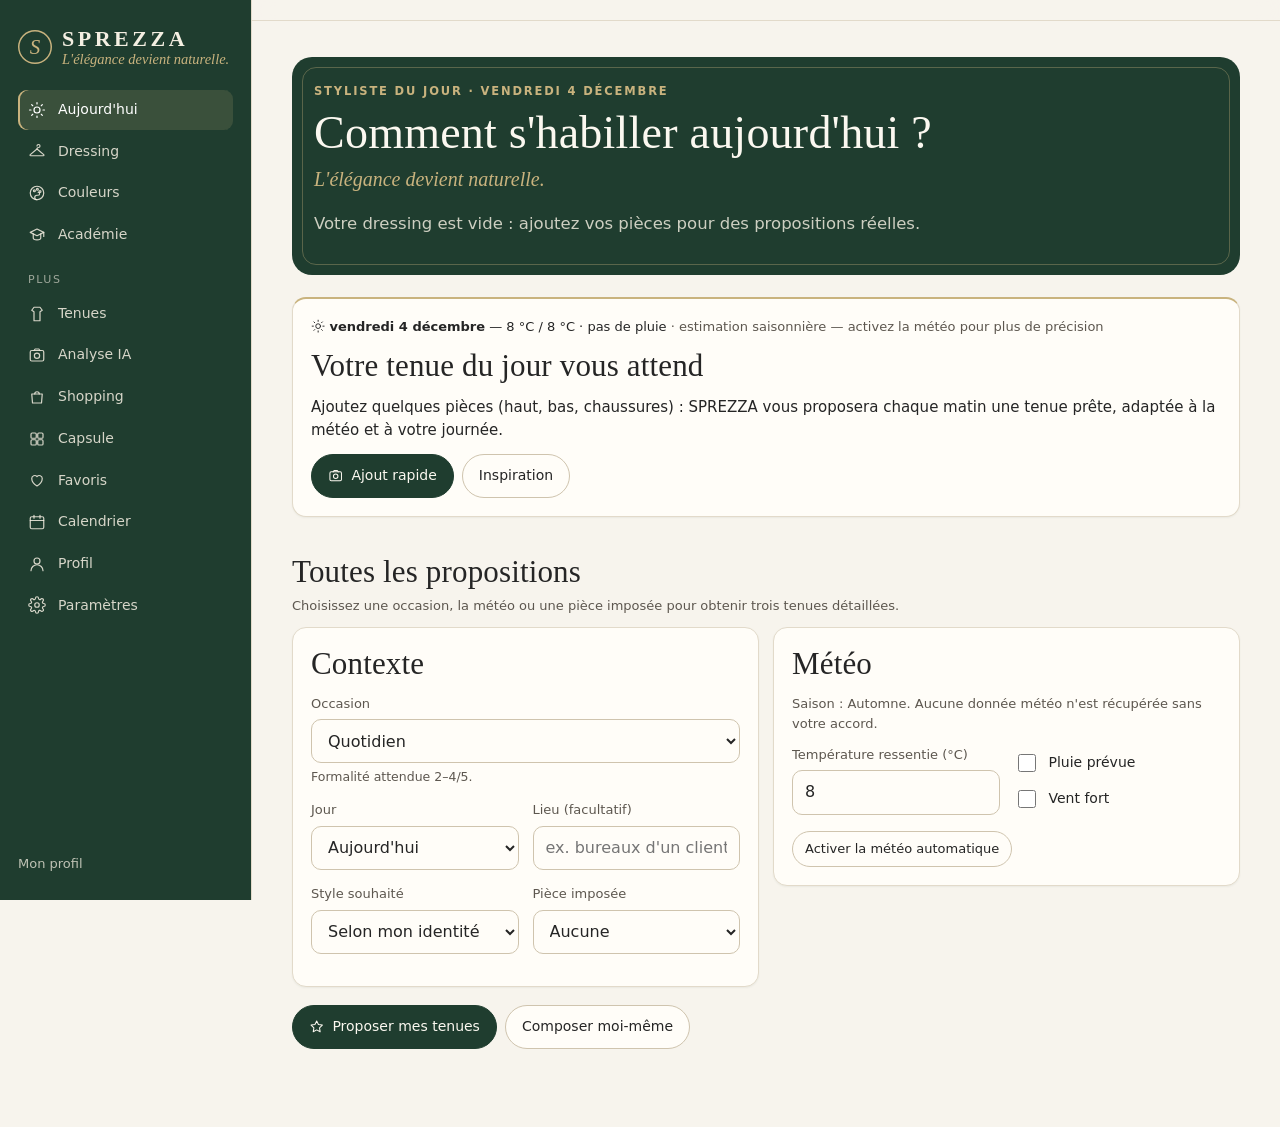
<file: index.html>
<!doctype html>
<html lang="fr">
<head>
  <meta charset="utf-8">
  <meta name="viewport" content="width=device-width, initial-scale=1, viewport-fit=cover">
  <meta http-equiv="Content-Security-Policy" content="default-src 'self'; script-src 'self' https://accounts.google.com; style-src 'self' 'unsafe-inline' https://fonts.googleapis.com https://accounts.google.com; font-src 'self' https://fonts.gstatic.com; img-src 'self' blob: data: https://images.pexels.com https://images.unsplash.com https://wsrv.nl; connect-src 'self' https://api.open-meteo.com https://geocoding-api.open-meteo.com https://*.supabase.co https://api.pexels.com https://api.unsplash.com https://r.jina.ai https://wsrv.nl https://www.googleapis.com https://accounts.google.com https://oauth2.googleapis.com; worker-src 'self'; frame-src 'self' https://accounts.google.com; manifest-src 'self'; base-uri 'self'; form-action 'self'; object-src 'none'">
  <meta name="referrer" content="no-referrer">
  <title>SPREZZA — Mon styliste personnel</title>
  <meta name="description" content="SPREZZA — L'élégance devient naturelle. Dressing numérique, styliste du jour, couleurs et académie de l'élégance.">
  <meta name="theme-color" content="#1F3D2F">
  <meta name="apple-mobile-web-app-capable" content="yes">
  <meta name="mobile-web-app-capable" content="yes">
  <meta name="apple-mobile-web-app-status-bar-style" content="black-translucent">
  <meta name="apple-mobile-web-app-title" content="SPREZZA">
  <link rel="manifest" href="manifest.webmanifest">
  <link rel="icon" href="assets/icons/icon.svg" type="image/svg+xml">
  <link rel="apple-touch-icon" href="assets/icons/apple-touch-icon.png">
  <link rel="preconnect" href="https://fonts.googleapis.com">
  <link rel="preconnect" href="https://fonts.gstatic.com" crossorigin>
  <link rel="stylesheet" href="https://fonts.googleapis.com/css2?family=Cormorant+Garamond:ital,wght@0,400;0,500;0,600;1,400&family=Inter:wght@400;500;600&display=swap">
  <link rel="stylesheet" href="src/styles.css">
</head>
<body>
  <a class="skip-link" href="#main">Aller au contenu</a>
  <div class="app-shell">
    <aside class="sidebar" aria-label="Navigation principale">
      <a class="brand" href="#/today">
        <span class="brand-mark" aria-hidden="true">S</span>
        <span class="brand-text"><span class="brand-name">SPREZZA</span><span class="brand-tag">L'élégance devient naturelle.</span></span>
      </a>
      <nav id="side-nav"></nav>
      <div class="sidebar-foot" id="profile-switch"></div>
    </aside>
    <div class="main-col">
      <header class="topbar">
        <a class="brand brand-compact" href="#/today"><span class="brand-mark" aria-hidden="true">S</span><span class="brand-name">SPREZZA</span></a>
        <div class="topbar-actions" id="topbar-actions"></div>
      </header>
      <main id="main" tabindex="-1"></main>
    </div>
    <nav class="tabbar" id="tab-nav" aria-label="Navigation principale (mobile)"></nav>
  </div>
  <div id="modal-root"></div>
  <div id="toast-root" role="status" aria-live="polite"></div>
  <noscript><p class="noscript">SPREZZA nécessite JavaScript.</p></noscript>
  <script type="module" src="src/app.js"></script>
</body>
</html>
</file>
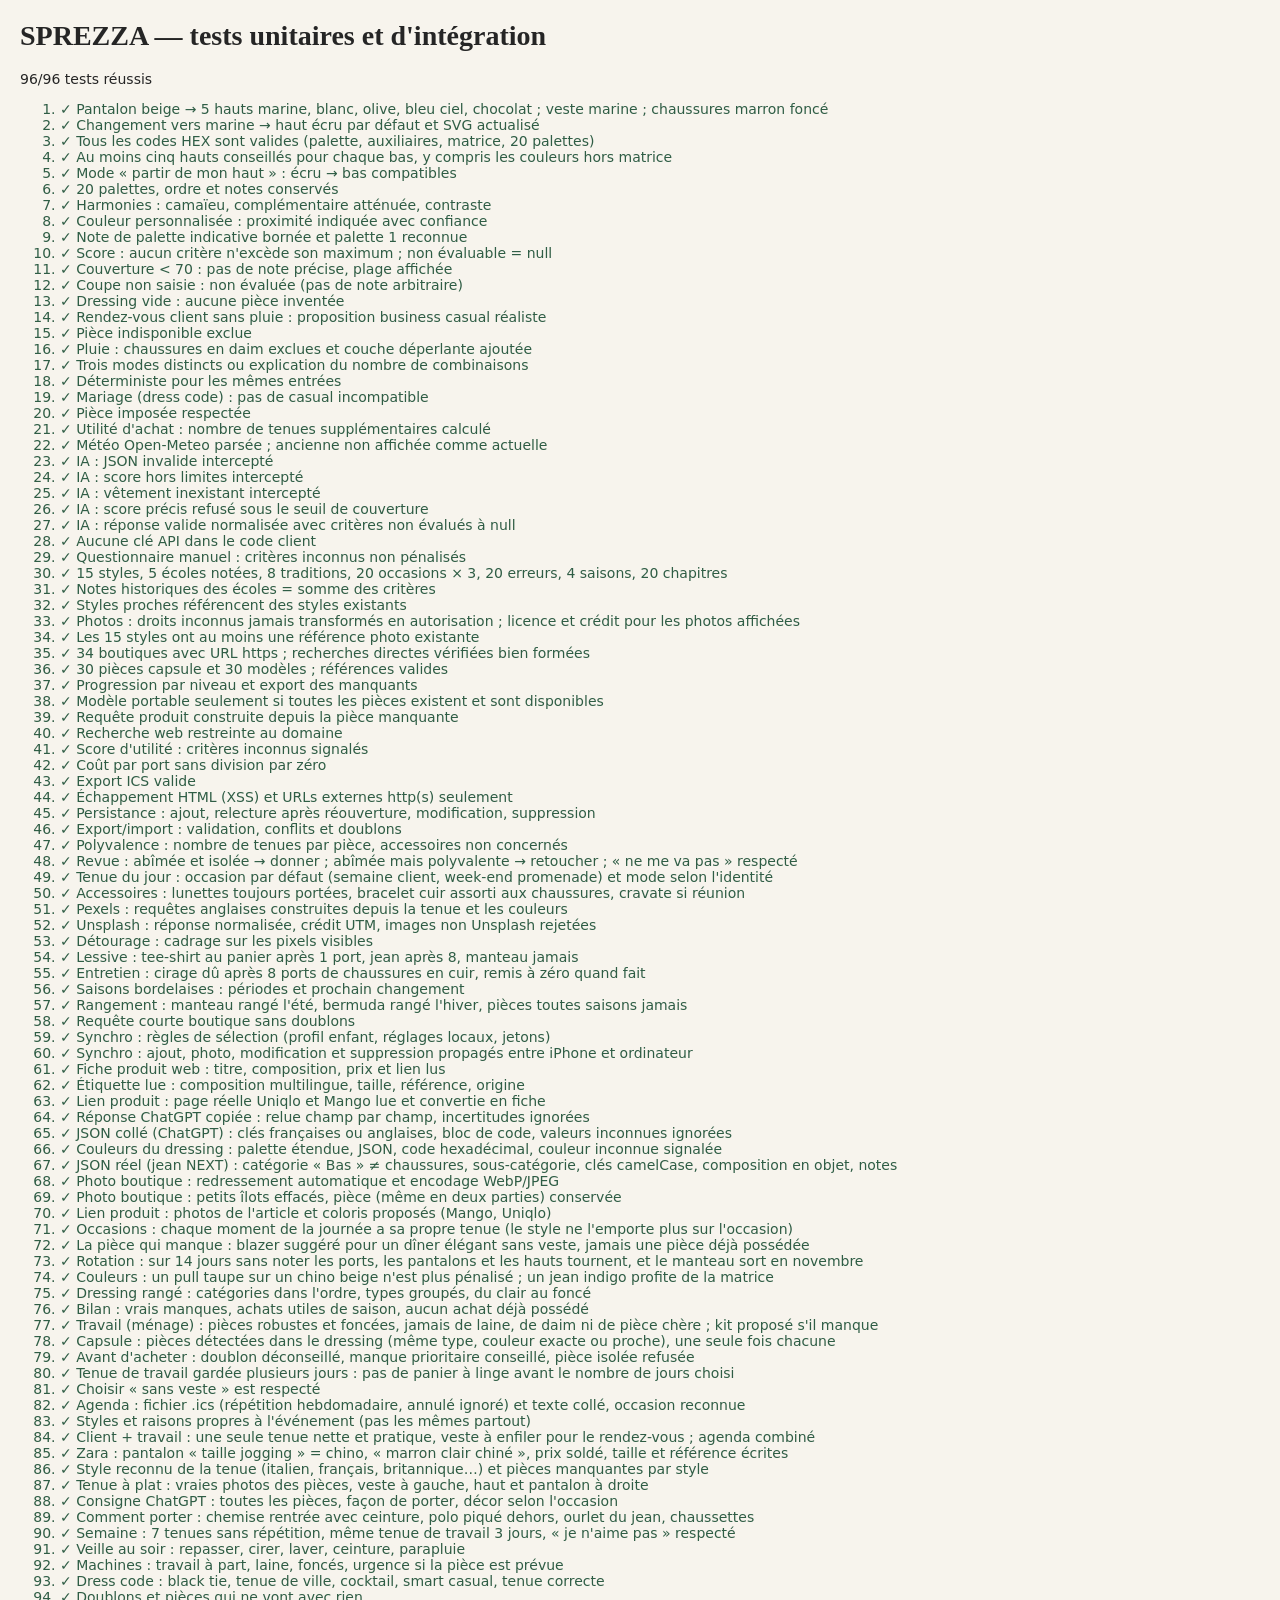
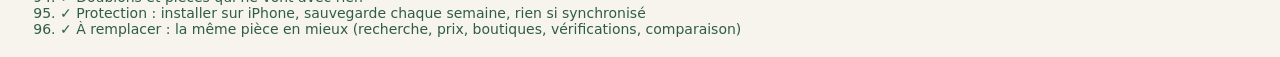
<file: tests/index.html>
<!doctype html>
<html lang="fr"><head><meta charset="utf-8"><meta name="viewport" content="width=device-width, initial-scale=1">
<title>SPREZZA — tests</title>
<style>body{font:14px system-ui;margin:20px;background:#F7F4ED;color:#252525}.ok{color:#2F5D45}.ko{color:#8E2F2F;font-weight:600}h1{font-family:Georgia,serif}pre{white-space:pre-wrap;font-size:12px}</style></head>
<body><h1>SPREZZA — tests unitaires et d'intégration</h1><p id="summary">Exécution…</p><ol id="out"></ol>
<script type="module" src="run.js"></script></body></html>
</file>
<file: src/styles.css>
/* SPREZZA — Quiet Luxury design system
   Vert forêt profond · or champagne · ivoire · Cormorant Garamond · Inter */
:root {
  --forest: #1F3D2F;
  --forest-2: #2C5240;
  --forest-soft: #E6ECE6;
  --champagne: #C9B37E;
  --champagne-soft: #EFE6CF;
  --champagne-ink: #75602F; /* texte or, contraste AA sur ivoire */
  --ivory: #F7F4ED;
  --surface: #FFFDF8;
  --surface-2: #F1ECE0;
  --line: #E2DACA;
  --line-strong: #CFC4AE;
  --text: #252525;
  --muted: #5D574F;
  --navy: #22344E;
  --chocolate: #563B2E;
  --taupe: #8F8176;
  --danger: #8E2F2F;
  --danger-soft: #F6E4E1;
  --ok: #2F5D45;
  --warn: #7A5A12;
  --warn-soft: #F7EED3;
  --radius: 14px;
  --radius-sm: 9px;
  --serif: "Cormorant Garamond", "Cormorant", Garamond, "Times New Roman", serif;
  --sans: "Inter", system-ui, -apple-system, "Segoe UI", Roboto, sans-serif;
  --shadow: 0 1px 2px rgba(31, 61, 47, .06);
  --tabbar-h: 64px;
  color-scheme: light;
}
:root[data-theme="dark"] {
  --forest: #8DB79F;
  --forest-2: #A9CBB7;
  --forest-soft: #22302A;
  --champagne: #CDB984;
  --champagne-soft: #3A3427;
  --champagne-ink: #D9C690;
  --ivory: #141716;
  --surface: #1C201E;
  --surface-2: #232825;
  --line: #333A36;
  --line-strong: #46504A;
  --text: #ECE8DF;
  --muted: #B5AEA2;
  --danger: #E59A8F;
  --danger-soft: #3A2421;
  --ok: #9CCBB0;
  --warn: #E5C77A;
  --warn-soft: #3A321F;
  color-scheme: dark;
}
*, *::before, *::after { box-sizing: border-box; }
html { -webkit-text-size-adjust: 100%; }
body {
  margin: 0; background: var(--ivory); color: var(--text);
  font-family: var(--sans); font-size: 15px; line-height: 1.55;
  overflow-x: hidden;
}
img { max-width: 100%; display: block; }
a { color: var(--forest); text-underline-offset: 3px; }
button, input, select, textarea { font: inherit; color: inherit; }
:focus-visible { outline: 2px solid var(--champagne-ink); outline-offset: 2px; border-radius: 4px; }
.skip-link { position: absolute; left: -999px; top: 8px; background: var(--forest); color: #fff; padding: 8px 12px; z-index: 100; border-radius: 8px; }
.skip-link:focus { left: 8px; }
.sr-only { position: absolute; width: 1px; height: 1px; overflow: hidden; clip: rect(0 0 0 0); white-space: nowrap; }
@media (prefers-reduced-motion: reduce) { * { transition: none !important; animation: none !important; scroll-behavior: auto !important; } }

/* Shell */
.app-shell { min-height: 100vh; display: flex; }
.sidebar { display: none; }
.main-col { flex: 1; min-width: 0; display: flex; flex-direction: column; }
.topbar {
  position: sticky; top: 0; z-index: 20; display: flex; align-items: center; justify-content: space-between;
  padding: calc(env(safe-area-inset-top) + 10px) 18px 10px; background: color-mix(in srgb, var(--ivory) 92%, transparent);
  backdrop-filter: blur(10px); -webkit-backdrop-filter: blur(10px); border-bottom: 1px solid var(--line);
}
main { padding: 20px 18px calc(var(--tabbar-h) + env(safe-area-inset-bottom) + 28px); max-width: 1120px; width: 100%; margin: 0 auto; }
main:focus { outline: none; }
.brand { display: flex; align-items: center; gap: 10px; text-decoration: none; color: var(--text); }
.brand-mark {
  width: 34px; height: 34px; border-radius: 50%; display: grid; place-items: center; flex: none;
  background: var(--forest); color: var(--champagne); font-family: var(--serif); font-size: 21px; font-style: italic;
  box-shadow: inset 0 0 0 1.5px var(--champagne);
}
:root[data-theme="dark"] .brand-mark { background: #1F3D2F; }
.brand-name { font-family: var(--serif); font-size: 22px; font-weight: 600; letter-spacing: .01em; }
.brand-text { display: flex; flex-direction: column; line-height: 1.15; }
.brand-tag { font-family: var(--serif); font-style: italic; color: var(--champagne-ink); font-size: 14.5px; }
.tabbar {
  position: fixed; bottom: 0; left: 0; right: 0; z-index: 30; display: grid; grid-template-columns: repeat(5, 1fr);
  background: var(--surface); border-top: 1px solid var(--line); padding-bottom: env(safe-area-inset-bottom);
}
.tabbar a {
  display: flex; flex-direction: column; align-items: center; justify-content: center; gap: 3px; min-height: var(--tabbar-h);
  text-decoration: none; color: var(--muted); font-size: 11px; letter-spacing: .02em;
}
.tabbar a svg { width: 22px; height: 22px; }
.tabbar a[aria-current="page"] { color: var(--forest); font-weight: 600; }
.tabbar a[aria-current="page"] svg { stroke: var(--forest); }
@media (min-width: 900px) {
  .sidebar {
    display: flex; flex-direction: column; gap: 22px; width: 252px; flex: none; position: sticky; top: 0; height: 100vh; overflow-y: auto;
    padding: 26px 18px; background: var(--forest); color: #F4EFE2; border-right: 1px solid var(--line);
  }
  :root[data-theme="dark"] .sidebar { background: #132119; }
  .sidebar .brand { color: #F4EFE2; }
  .sidebar .brand-tag { color: var(--champagne); }
  .sidebar nav { display: flex; flex-direction: column; gap: 2px; }
  .sidebar nav .nav-group { margin: 14px 10px 4px; font-size: 11px; letter-spacing: .14em; text-transform: uppercase; color: rgba(244,239,226,.6); }
  .sidebar nav a { display: flex; align-items: center; gap: 12px; padding: 9px 10px; border-radius: 9px; color: rgba(244,239,226,.86); text-decoration: none; font-size: 14px; }
  .sidebar nav a svg { width: 18px; height: 18px; stroke: currentColor; }
  .sidebar nav a:hover { background: rgba(255,255,255,.06); }
  .sidebar nav a[aria-current="page"] { background: rgba(201,179,126,.16); color: #fff; box-shadow: inset 2px 0 0 var(--champagne); }
  .sidebar-foot { margin-top: auto; font-size: 13px; color: rgba(244,239,226,.75); }
  .sidebar-foot select { width: 100%; background: rgba(255,255,255,.08); border: 1px solid rgba(255,255,255,.18); color: #fff; border-radius: 8px; padding: 7px; }
  .sidebar-foot select option { color: #222; }
  .tabbar, .brand-compact { display: none; }
  .topbar { justify-content: flex-end; }
  main { padding: 36px 40px 60px; }
}

/* Typography */
h1, h2, h3, h4 { font-family: var(--serif); font-weight: 500; line-height: 1.15; margin: 0 0 .4em; letter-spacing: .005em; }
h1 { font-size: clamp(32px, 6vw, 46px); }
h2 { font-size: clamp(25px, 4vw, 31px); margin-top: 1.2em; }
h3 { font-size: 22px; }
h4 { font-size: 18px; font-family: var(--sans); font-weight: 600; }
p { margin: 0 0 .8em; }
.eyebrow { font-size: 11.5px; letter-spacing: .16em; text-transform: uppercase; color: var(--champagne-ink); font-weight: 600; margin-bottom: 6px; }
.lede { font-size: 16.5px; color: var(--muted); max-width: 68ch; }
.muted { color: var(--muted); }
.small { font-size: 13px; }
.serif-italic { font-family: var(--serif); font-style: italic; }
.page-head { margin-bottom: 22px; }
.page-head .lede { margin-top: 4px; }
.rule { height: 1px; background: linear-gradient(90deg, var(--champagne), transparent); border: 0; margin: 22px 0; }
.mono { font-family: ui-monospace, SFMono-Regular, Menlo, monospace; font-size: 12.5px; }

/* Layout helpers */
.stack > * + * { margin-top: 14px; }
.row { display: flex; gap: 10px; flex-wrap: wrap; align-items: center; }
.row-between { display: flex; gap: 10px; justify-content: space-between; align-items: center; flex-wrap: wrap; }
.grid { display: grid; gap: 14px; }
.grid-2 { display: grid; gap: 14px; grid-template-columns: 1fr; }
.grid-3 { display: grid; gap: 14px; grid-template-columns: 1fr; }
.grid-cards { display: grid; gap: 14px; grid-template-columns: repeat(auto-fill, minmax(150px, 1fr)); }
.grid-wide { display: grid; gap: 16px; grid-template-columns: repeat(auto-fill, minmax(260px, 1fr)); }
@media (min-width: 700px) { .grid-2 { grid-template-columns: 1fr 1fr; } .grid-3 { grid-template-columns: repeat(3, 1fr); } .grid-cards { grid-template-columns: repeat(auto-fill, minmax(180px, 1fr)); } }

/* Cards */
.card { background: var(--surface); border: 1px solid var(--line); border-radius: var(--radius); padding: 18px; box-shadow: var(--shadow); min-width: 0; }
.card-flat { background: var(--surface-2); border-radius: var(--radius); padding: 16px; }
.card h3 { margin-bottom: 6px; }
.card-link { text-decoration: none; color: inherit; display: block; transition: border-color .15s; }
.card-link:hover { border-color: var(--champagne); }
.card-accent { border-top: 2px solid var(--champagne); }
.callout { border-left: 2px solid var(--champagne); background: var(--champagne-soft); padding: 12px 14px; border-radius: 0 10px 10px 0; font-size: 14px; }
.callout-warn { border-left-color: var(--warn); background: var(--warn-soft); }
.callout-danger { border-left-color: var(--danger); background: var(--danger-soft); }
.callout-info { border-left-color: var(--forest); background: var(--forest-soft); }
.empty { text-align: center; padding: 34px 18px; border: 1px dashed var(--line-strong); border-radius: var(--radius); color: var(--muted); }
.empty h3 { color: var(--text); }

/* Buttons */
.btn {
  display: inline-flex; align-items: center; justify-content: center; gap: 8px; min-height: 44px; padding: 0 16px; border-radius: 999px;
  border: 1px solid var(--line-strong); background: var(--surface); color: var(--text); cursor: pointer; text-decoration: none; font-size: 14px; font-weight: 500;
  white-space: nowrap;
}
.btn:hover { border-color: var(--forest); }
.btn svg { width: 17px; height: 17px; }
.btn-primary { background: var(--forest); border-color: var(--forest); color: #FBF8F0; }
:root[data-theme="dark"] .btn-primary { color: #10160F; }
.btn-primary:hover { background: var(--forest-2); }
.btn-gold { background: var(--champagne-soft); border-color: var(--champagne); color: var(--text); }
.btn-ghost { border-color: transparent; background: transparent; }
.btn-danger { color: var(--danger); border-color: color-mix(in srgb, var(--danger) 40%, transparent); }
.btn-sm { min-height: 36px; padding: 0 12px; font-size: 13px; }
.btn-icon { width: 44px; padding: 0; }
.btn[disabled] { opacity: .5; cursor: not-allowed; }
.btn-row { display: flex; flex-wrap: wrap; gap: 8px; }

/* Forms */
label { font-size: 13px; font-weight: 500; color: var(--muted); display: block; margin-bottom: 5px; }
.field { margin-bottom: 14px; min-width: 0; }
input[type=text], input[type=number], input[type=search], input[type=url], input[type=date], input[type=email], select, textarea {
  width: 100%; min-height: 44px; padding: 9px 12px; border: 1px solid var(--line-strong); border-radius: 10px; background: var(--surface); font-size: 16px;
}
textarea { min-height: 90px; resize: vertical; }
input[type=color] { width: 56px; height: 44px; border: 1px solid var(--line-strong); border-radius: 10px; background: var(--surface); padding: 3px; }
input[type=range] { width: 100%; accent-color: var(--forest); }
input[type=checkbox], input[type=radio] { accent-color: var(--forest); width: 18px; height: 18px; }
.check { display: flex; gap: 10px; align-items: center; font-size: 14px; color: var(--text); font-weight: 400; margin: 0; min-height: 36px; }
fieldset { border: 1px solid var(--line); border-radius: var(--radius); padding: 14px; margin: 0 0 14px; min-width: 0; }
legend { font-family: var(--serif); font-size: 19px; padding: 0 6px; }
.form-grid { display: grid; gap: 0 14px; grid-template-columns: 1fr; }
@media (min-width: 640px) { .form-grid { grid-template-columns: 1fr 1fr; } .form-grid .span-2 { grid-column: span 2; } }
.hint { font-size: 12.5px; color: var(--muted); margin-top: 4px; }

/* Chips & segmented */
.chips { display: flex; flex-wrap: wrap; gap: 7px; }
.chip {
  display: inline-flex; align-items: center; gap: 6px; min-height: 34px; padding: 0 12px; border-radius: 999px; border: 1px solid var(--line-strong);
  background: var(--surface); font-size: 13px; cursor: pointer; color: var(--text); text-decoration: none;
}
.chip[aria-pressed="true"], .chip.active { background: var(--forest); color: #FBF8F0; border-color: var(--forest); }
:root[data-theme="dark"] .chip[aria-pressed="true"] { color: #10160F; }
.tag { display: inline-flex; align-items: center; gap: 5px; padding: 2px 9px; border-radius: 999px; font-size: 11.5px; background: var(--surface-2); color: var(--muted); border: 1px solid var(--line); white-space: nowrap; }
.tag-gold { background: var(--champagne-soft); color: var(--champagne-ink); border-color: var(--champagne); }
.tag-ok { background: var(--forest-soft); color: var(--ok); border-color: transparent; }
.tag-warn { background: var(--warn-soft); color: var(--warn); border-color: transparent; }
.tag-danger { background: var(--danger-soft); color: var(--danger); border-color: transparent; }
.tabs { display: flex; gap: 4px; border-bottom: 1px solid var(--line); margin-bottom: 18px; overflow-x: auto; scrollbar-width: none; }
.tabs::-webkit-scrollbar { display: none; }
.tabs a, .tabs button { padding: 10px 14px; border: 0; background: none; color: var(--muted); text-decoration: none; font-size: 14px; border-bottom: 2px solid transparent; white-space: nowrap; cursor: pointer; }
.tabs [aria-current="page"], .tabs [aria-selected="true"] { color: var(--text); border-bottom-color: var(--champagne); font-weight: 600; }

/* Swatches */
.swatch { width: 26px; height: 26px; border-radius: 50%; border: 1px solid rgba(0,0,0,.18); flex: none; display: inline-block; vertical-align: middle; }
.swatch-lg { width: 44px; height: 44px; }
.swatch-bar { display: flex; height: 58px; border-radius: 10px; overflow: hidden; border: 1px solid var(--line); }
.swatch-bar span { flex: 1; }
.color-btn {
  display: flex; align-items: center; gap: 8px; padding: 6px 12px 6px 6px; border-radius: 999px; border: 1px solid var(--line-strong);
  background: var(--surface); cursor: pointer; font-size: 13px; min-height: 40px; text-align: left;
}
.color-btn[aria-pressed="true"] { border-color: var(--forest); box-shadow: 0 0 0 2px var(--forest) inset; font-weight: 600; }

/* Garment card */
.g-card { position: relative; background: var(--surface); border: 1px solid var(--line); border-radius: var(--radius); overflow: hidden; display: flex; flex-direction: column; text-decoration: none; color: inherit; }
.g-card:hover { border-color: var(--champagne); }
.g-thumb { aspect-ratio: 3 / 4; background: var(--surface-2); display: grid; place-items: center; overflow: hidden; }
.g-thumb img { width: 100%; height: 100%; object-fit: cover; }
.g-thumb .g-placeholder { width: 60%; opacity: .9; }
.g-body { padding: 10px 12px 12px; }
.g-title { font-weight: 600; font-size: 14px; line-height: 1.3; }
.g-meta { font-size: 12px; color: var(--muted); display: flex; align-items: center; gap: 6px; margin-top: 4px; flex-wrap: wrap; }
.g-badge { position: absolute; top: 8px; left: 8px; }
.g-fav { position: absolute; top: 6px; right: 6px; }
.mini-thumb { width: 54px; aspect-ratio: 3/4; border-radius: 8px; overflow: hidden; background: var(--surface-2); flex: none; display: grid; place-items: center; border: 1px solid var(--line); }
.mini-thumb img { width: 100%; height: 100%; object-fit: cover; }

/* Outfit proposal */
.proposal { display: flex; flex-direction: column; gap: 14px; }
.proposal-head { display: flex; justify-content: space-between; gap: 10px; align-items: flex-start; }
.score { text-align: right; flex: none; }
.score-num { font-family: var(--serif); font-size: 38px; line-height: 1; color: var(--forest); }
.score-num small { font-size: 16px; color: var(--muted); }
.piece-list { display: grid; gap: 8px; }
.piece { display: flex; gap: 10px; align-items: center; padding: 8px; border: 1px solid var(--line); border-radius: 11px; background: var(--surface); }
.piece-info { flex: 1; min-width: 0; }
.piece-role { font-size: 11px; text-transform: uppercase; letter-spacing: .1em; color: var(--champagne-ink); font-weight: 600; }
.piece-name { font-size: 14px; font-weight: 500; overflow-wrap: anywhere; }
.piece-missing { border-style: dashed; background: var(--surface-2); }
.criteria { display: grid; gap: 6px; }
.crit { display: grid; grid-template-columns: 1fr auto; gap: 2px 10px; font-size: 13px; }
.crit-bar { grid-column: 1 / -1; height: 5px; background: var(--surface-2); border-radius: 4px; overflow: hidden; }
.crit-bar span { display: block; height: 100%; background: var(--forest); }
.crit-na .crit-bar span { background: repeating-linear-gradient(45deg, var(--line-strong) 0 4px, transparent 4px 8px); width: 100% !important; }
details.disclosure { border-top: 1px solid var(--line); padding-top: 10px; }
details.disclosure summary { cursor: pointer; font-weight: 500; font-size: 14px; list-style: none; display: flex; justify-content: space-between; min-height: 32px; align-items: center; }
details.disclosure summary::after { content: "+"; color: var(--champagne-ink); font-size: 18px; }
details.disclosure[open] summary::after { content: "–"; }
ul.clean { list-style: none; padding: 0; margin: 0; }
ul.ticks { padding-left: 18px; margin: 0 0 .6em; }
ul.ticks li { margin-bottom: 3px; }

/* Tables */
.table-wrap { overflow-x: auto; border: 1px solid var(--line); border-radius: var(--radius); background: var(--surface); margin: 10px 0 18px; }
table { border-collapse: collapse; width: 100%; font-size: 13.5px; }
th, td { padding: 10px 12px; text-align: left; vertical-align: top; border-bottom: 1px solid var(--line); }
th { font-weight: 600; background: var(--surface-2); font-size: 12.5px; letter-spacing: .02em; }
tr:last-child td { border-bottom: 0; }
td.num, th.num { text-align: right; font-variant-numeric: tabular-nums; }
th button.sort { background: none; border: 0; font-weight: 600; cursor: pointer; padding: 0; font-size: inherit; }

/* Mannequin */
.mannequin-wrap { display: flex; justify-content: center; background: var(--surface-2); border-radius: var(--radius); padding: 14px; }
.mannequin-wrap svg { width: 100%; max-width: 230px; height: auto; }
.schema-label { font-size: 11px; letter-spacing: .12em; text-transform: uppercase; color: var(--muted); text-align: center; margin-top: 6px; }

/* Modal */
.modal-backdrop { position: fixed; inset: 0; background: rgba(20, 24, 22, .45); z-index: 60; display: flex; align-items: flex-end; justify-content: center; }
.modal {
  background: var(--surface); width: 100%; max-width: 640px; max-height: 92vh; overflow-y: auto; border-radius: 18px 18px 0 0;
  padding: 20px 18px calc(20px + env(safe-area-inset-bottom)); box-shadow: 0 -8px 30px rgba(0,0,0,.15);
}
@media (min-width: 700px) { .modal-backdrop { align-items: center; } .modal { border-radius: 18px; padding: 26px; } }
.modal-head { display: flex; justify-content: space-between; align-items: center; gap: 10px; margin-bottom: 10px; }
.modal-head h2 { margin: 0; }

/* Toast */
#toast-root { position: fixed; left: 50%; transform: translateX(-50%); bottom: calc(var(--tabbar-h) + env(safe-area-inset-bottom) + 14px); z-index: 80; display: flex; flex-direction: column; gap: 8px; width: min(92vw, 420px); pointer-events: none; }
@media (min-width: 900px) { #toast-root { bottom: 24px; } }
.toast { background: var(--forest); color: #FBF8F0; padding: 12px 16px; border-radius: 12px; font-size: 14px; box-shadow: 0 6px 20px rgba(0,0,0,.18); pointer-events: auto; display: flex; justify-content: space-between; gap: 10px; align-items: center; }
:root[data-theme="dark"] .toast { background: #2C5240; }
.toast button { background: none; border: 1px solid rgba(255,255,255,.4); color: inherit; border-radius: 999px; padding: 4px 10px; cursor: pointer; }

/* Hero */
.hero { background: var(--forest); color: #F4EFE2; border-radius: 20px; padding: 26px 22px; position: relative; overflow: hidden; margin-bottom: 22px; }
:root[data-theme="dark"] .hero { background: #1A2E24; }
.hero::after { content: ""; position: absolute; inset: 10px; border: 1px solid rgba(201,179,126,.35); border-radius: 14px; pointer-events: none; }
.hero h1 { color: #FBF8F0; margin-bottom: 4px; }
.hero .eyebrow { color: var(--champagne); }
.hero .lede { color: rgba(244,239,226,.82); }
.hero .serif-italic { color: var(--champagne); font-size: 20px; }

/* Stat */
.stat { font-family: var(--serif); font-size: 34px; line-height: 1; color: var(--forest); }
.stat-label { font-size: 12px; color: var(--muted); margin-top: 4px; }
.progress { height: 6px; background: var(--surface-2); border-radius: 4px; overflow: hidden; }
.progress span { display: block; height: 100%; background: linear-gradient(90deg, var(--forest), var(--champagne)); }

/* Calendar */
.cal { display: grid; grid-template-columns: repeat(7, minmax(0, 1fr)); gap: 4px; }
.cal-dow { font-size: 11px; text-align: center; color: var(--muted); text-transform: uppercase; letter-spacing: .08em; padding: 4px 0; }
.cal-day { min-height: 62px; border: 1px solid var(--line); border-radius: 9px; background: var(--surface); padding: 5px; font-size: 12px; text-align: left; cursor: pointer; display: flex; flex-direction: column; gap: 3px; min-width: 0; }
.cal-day.out { opacity: .4; }
.cal-day.today { border-color: var(--champagne); box-shadow: inset 0 0 0 1px var(--champagne); }
.cal-dot { font-size: 10.5px; background: var(--forest-soft); color: var(--ok); border-radius: 5px; padding: 1px 4px; overflow: hidden; text-overflow: ellipsis; white-space: nowrap; }
.cal-dot.worn { background: var(--champagne-soft); color: var(--champagne-ink); }

/* Photo reference card */
.ref-card { display: flex; flex-direction: column; gap: 8px; }
.ref-frame { aspect-ratio: 3 / 4; border-radius: 12px; background: var(--surface-2); border: 1px solid var(--line); display: flex; flex-direction: column; align-items: center; justify-content: center; text-align: center; padding: 16px; gap: 8px; overflow: hidden; }
.ref-frame img { width: 100%; height: 100%; object-fit: cover; }

/* Bars chart */
.bar-row { display: grid; grid-template-columns: 130px 1fr 44px; gap: 10px; align-items: center; font-size: 13px; margin-bottom: 6px; }
.bar-track { height: 10px; background: var(--surface-2); border-radius: 6px; overflow: hidden; }
.bar-track span { display: block; height: 100%; background: var(--forest); }

.noscript { padding: 20px; }
.hidden { display: none !important; }
.search-hit mark { background: var(--champagne-soft); color: inherit; }
.loader { display: inline-block; width: 18px; height: 18px; border: 2px solid var(--line-strong); border-top-color: var(--forest); border-radius: 50%; animation: spin .8s linear infinite; vertical-align: middle; }
@keyframes spin { to { transform: rotate(360deg); } }
.kbd-list { display: flex; flex-direction: column; gap: 6px; }
.crop-stage { position: relative; background: #111; border-radius: 12px; overflow: hidden; display: grid; place-items: center; }
.crop-stage canvas { max-width: 100%; height: auto; display: block; }

/* Mise en page éditeur + aperçu : une colonne sur mobile (aperçu en premier), deux sur grand écran */
.grid-split { display: grid; gap: 16px; grid-template-columns: minmax(0, 1fr); align-items: start; }
.grid-split > .split-aside { order: -1; }
@media (min-width: 900px) {
  .grid-split { grid-template-columns: minmax(0, 1.25fr) minmax(0, 1fr); }
  .grid-split > .split-aside { order: 0; position: sticky; top: 80px; }
}
@media (max-width: 899px) { .grid-split .mannequin-wrap svg { max-width: 170px; } }

/* Marque SPREZZA : capitales espacées, sobres */
.brand-name { letter-spacing: .16em; font-size: 20px; }
.sidebar .brand-name { font-size: 22px; }

/* Photos de référence sous licence : affichage direct 3:4 */
.ref-photo { padding: 0; text-decoration: none; color: inherit; position: relative; }
.ref-photo img { width: 100%; height: 100%; object-fit: cover; }
.ref-fallback { display: flex; flex-direction: column; align-items: center; gap: 8px; padding: 16px; text-align: center; }

/* Icônes dans le texte : taille par défaut (les boutons, onglets et menus gardent leurs tailles propres) */
svg[aria-hidden="true"] { width: 1.1em; height: 1.1em; flex: none; vertical-align: -0.18em; }

/* Compteurs côte à côte, y compris sur iPhone */
.stat-grid { display: grid; grid-template-columns: repeat(3, minmax(0, 1fr)); gap: 10px; }
.stat-grid .card { padding: 12px; }
@media (max-width: 480px) { .stat-grid .stat { font-size: 28px; } .stat-grid .stat-label { font-size: 11px; } }
ol.steps { margin: 8px 0 12px; padding-left: 20px; } ol.steps li { margin: 3px 0; }
.extras { display: flex; flex-direction: column; gap: 8px; margin-top: 10px; }
.extra { display: flex; align-items: center; gap: 10px; flex-wrap: wrap; }
.extra select { width: auto; min-width: 110px; }
.update-bar { position: fixed; left: 50%; transform: translateX(-50%); bottom: calc(var(--tabbar-h, 64px) + env(safe-area-inset-bottom) + 12px); z-index: 60; display: flex; align-items: center; gap: 12px; background: var(--forest); color: var(--ivory); padding: 10px 14px; border-radius: 14px; box-shadow: 0 10px 30px rgba(0,0,0,.18); font-size: 14px; max-width: calc(100vw - 24px); }
@media (min-width: 900px) { .update-bar { bottom: 20px; } }
.gallery { position: relative; }
.gallery-track { display: flex; overflow-x: auto; scroll-snap-type: x mandatory; scrollbar-width: none; border-radius: 14px; background: var(--surface-2); outline-offset: 3px; }
.gallery-track::-webkit-scrollbar { display: none; }
.gallery-slide { flex: 0 0 100%; scroll-snap-align: center; margin: 0; position: relative; aspect-ratio: 3 / 4; display: grid; place-items: center; }
.gallery-slide img { width: 100%; height: 100%; object-fit: contain; cursor: zoom-in; }
.gallery-slide figcaption { position: absolute; left: 10px; bottom: 10px; background: rgba(22, 35, 28, .78); color: var(--ivory); font-size: 12px; padding: 4px 10px; border-radius: 999px; letter-spacing: .02em; }
.gallery-nav { position: absolute; top: 50%; transform: translateY(-50%); width: 38px; height: 38px; border-radius: 50%; border: 1px solid var(--line); background: rgba(250, 248, 243, .92); color: var(--forest); font-size: 22px; line-height: 1; cursor: pointer; display: grid; place-items: center; }
.gallery-nav.prev { left: 8px; } .gallery-nav.next { right: 8px; }
@media (hover: none) { .gallery-nav { display: none; } }
.gallery-dots { display: flex; justify-content: center; gap: 7px; margin-top: 8px; }
.gallery-dots button { width: 8px; height: 8px; border-radius: 50%; border: 0; padding: 0; background: var(--line); cursor: pointer; }
.gallery-dots button[aria-current="true"] { background: var(--forest); width: 20px; border-radius: 4px; }
.zoom-box { overflow: auto; max-height: 75vh; touch-action: pinch-zoom; }
.zoom-box img { width: 100%; height: auto; display: block; }
.prod-grid { display: grid; grid-template-columns: repeat(auto-fill, minmax(92px, 1fr)); gap: 8px; margin-top: 10px; }
.prod-pick { position: relative; display: block; border-radius: 10px; overflow: hidden; border: 2px solid transparent; aspect-ratio: 3 / 4; background: var(--surface-2); cursor: pointer; }
.prod-pick img { width: 100%; height: 100%; object-fit: cover; }
.prod-pick input { position: absolute; top: 6px; left: 6px; width: 20px; height: 20px; accent-color: var(--forest); }
.prod-pick:has(input:checked) { border-color: var(--forest); }
@keyframes flash-gold { 0% { box-shadow: 0 0 0 0 rgba(201, 162, 39, .55); } 100% { box-shadow: 0 0 0 14px rgba(201, 162, 39, 0); } }
fieldset.flash { animation: flash-gold 1.2s ease-out 2; border-color: var(--champagne, #C9A227); }

/* Dressing rangé comme une penderie */
.closet-section { margin: 0 0 22px; }
.closet-h { font-size: 1.15rem; margin: 18px 0 8px; padding-bottom: 6px; border-bottom: 1px solid var(--line, rgba(0,0,0,.1)); }
.closet-h .muted, .closet-sub .muted { font-weight: 400; font-size: .85em; }
.closet-sub { font-size: .8rem; letter-spacing: .06em; text-transform: uppercase; color: var(--muted, #777); margin: 12px 0 8px; }

/* Choisir une pièce dans son dressing */
button.piece-pick { width: 100%; padding: 0; border: 0; background: none; text-align: left; cursor: pointer; font: inherit; color: inherit; }
button.piece-pick > .piece { width: 100%; transition: border-color .15s, box-shadow .15s; }
button.piece-pick:hover > .piece, button.piece-pick:focus-visible > .piece { border-color: var(--champagne, #b8975a); box-shadow: 0 0 0 2px rgba(184,151,90,.18); }
.pick-hint { font-size: 12px; color: var(--champagne-ink, #8a6d3b); white-space: nowrap; display: inline-flex; gap: 4px; align-items: center; }
.picker-grid { display: grid; grid-template-columns: repeat(auto-fill, minmax(130px, 1fr)); gap: 10px; }
.picker-card { display: flex; flex-direction: column; gap: 6px; padding: 8px; border: 1px solid var(--line); border-radius: 12px; background: var(--surface); text-align: left; cursor: pointer; font: inherit; color: inherit; }
.picker-card:hover:not([disabled]) { border-color: var(--champagne, #b8975a); }
.picker-card.is-current { border-color: var(--champagne, #b8975a); box-shadow: 0 0 0 2px rgba(184,151,90,.25); }
.picker-card[disabled] { opacity: .45; cursor: not-allowed; }
.picker-photo { aspect-ratio: 3 / 4; border-radius: 8px; overflow: hidden; background: var(--surface-2, #f3efe7); display: grid; place-items: center; }
.picker-photo img { width: 100%; height: 100%; object-fit: cover; }
.picker-photo svg { width: 70%; height: auto; }
.picker-name { font-size: 13px; font-weight: 500; line-height: 1.25; }
.piece-clickable { cursor: pointer; }
.piece-clickable:hover { border-color: var(--champagne, #b8975a); }

/* Mannequin habillé avec les photos des pièces */
.mannequin-wrap:has(svg.dressed) { cursor: zoom-in; background: linear-gradient(180deg, var(--surface-2, #f3efe7), var(--surface, #fbf9f5)); }
.mannequin-wrap svg.dressed { max-width: 250px; }
.mannequin-big { display: flex; justify-content: center; background: linear-gradient(180deg, var(--surface-2, #f3efe7), var(--surface, #fbf9f5)); border-radius: 14px; padding: 16px; }
.mannequin-big svg { width: 100%; max-width: 420px; height: auto; }

/* Style reconnu d'une tenue (italien, français…) */
.style-tag { margin: 4px 0 6px; display: flex; flex-wrap: wrap; gap: 4px 6px; align-items: baseline; }
.style-tag .small { line-height: 1.35; }
.style-cov { display: grid; gap: 12px; grid-template-columns: repeat(auto-fill, minmax(280px, 1fr)); }
.style-cov .kit-row { display: flex; justify-content: space-between; gap: 8px; align-items: center; padding: 6px 0; border-top: 1px solid var(--line, rgba(0,0,0,.08)); }
.style-cov .kit-row:first-of-type { border-top: 0; }

/* Tenue à plat (flat lay) avec les vraies photos des pièces */
.mannequin-wrap:has(.lookbook) { cursor: zoom-in; padding: 10px; background: none; }
.lookbook { position: relative; width: 100%; max-width: 360px; margin: 0 auto; display: grid; grid-template-columns: 1fr 1fr; gap: 8px; padding: 14px 12px 10px; border-radius: 14px;
  background: radial-gradient(120% 90% at 30% 10%, #fbf8f2 0%, #f1ebdf 70%, #ebe3d4 100%); box-shadow: inset 0 0 0 1px rgba(0,0,0,.05); }
.lb-col { display: flex; flex-direction: column; gap: 6px; justify-content: flex-start; min-width: 0; }
.lb-simple .lb-left, .lb-layered .lb-left { justify-content: space-between; }
.lb-tile { margin: 0; display: flex; flex-direction: column; align-items: center; min-width: 0; }
.lb-tile img, .lb-tile .lb-glyph { width: 100%; object-fit: contain; display: block; mix-blend-mode: multiply; border-radius: 10px; }
.lb-tile img.is-cutout { mix-blend-mode: normal; border-radius: 0; filter: drop-shadow(0 6px 7px rgba(60,45,25,.22)); }
.lb-tile .lb-glyph svg { width: 70%; height: 100%; margin: 0 auto; display: block; }
.lb-outer img, .lb-outer .lb-glyph { aspect-ratio: 3 / 4; }
.lb-layer img, .lb-layer .lb-glyph { aspect-ratio: 4 / 5; }
.lb-top img, .lb-top .lb-glyph { aspect-ratio: 1 / 1; }
.lb-bottom img, .lb-bottom .lb-glyph { aspect-ratio: 3 / 4.4; }
.lb-shoes img, .lb-shoes .lb-glyph { aspect-ratio: 4 / 3; }
.lb-small.lb-belt img, .lb-small.lb-belt .lb-glyph { aspect-ratio: 1 / 1; }
.lb-layered .lb-top { margin-left: -14%; position: relative; z-index: 0; } /* la chemise glisse sous la veste, comme portée */
.lb-tile figcaption { font-size: 10.5px; line-height: 1.2; color: var(--ink-3, #7a7368); text-align: center; margin-top: 2px; max-width: 100%; overflow: hidden; text-overflow: ellipsis; white-space: nowrap; }
.lb-acc { grid-column: 1 / -1; display: flex; justify-content: center; gap: 10px; }
.lb-small { width: 24%; }
.lb-small.lb-layer img, .lb-small.lb-layer .lb-glyph { aspect-ratio: 1 / 1; }
.lb-small img, .lb-small .lb-glyph { aspect-ratio: 1 / 1; }
.mannequin-big .lookbook { max-width: 560px; }
.mannequin-big .lb-tile figcaption { font-size: 12px; white-space: normal; }

/* Consigne ChatGPT sous la tenue du jour */
.prompt-block { margin-top: 12px; border: 1px solid var(--line, rgba(0,0,0,.1)); border-radius: 12px; padding: 10px 12px; background: var(--surface-2, #f6f2ea); }
.prompt-block summary { cursor: pointer; font-weight: 600; display: flex; gap: 6px; align-items: center; }
.prompt-steps { margin: 8px 0; padding-left: 18px; }
.prompt-text { width: 100%; font: 12.5px/1.45 ui-monospace, SFMono-Regular, Menlo, monospace; border-radius: 8px; padding: 8px; border: 1px solid var(--line, rgba(0,0,0,.12)); background: var(--surface, #fff); resize: vertical; }

/* Comment porter la tenue */
.wear-block { margin-top: 12px; border-left: 3px solid var(--champagne, #c9a96e); padding: 6px 0 6px 12px; }
.wear-block summary { cursor: pointer; font-weight: 600; }
.wear-list li { display: grid; grid-template-columns: 92px 1fr; gap: 8px; padding: 5px 0; font-size: 14px; line-height: 1.4; border-top: 1px solid var(--line, rgba(0,0,0,.06)); }
.wear-list li:first-child { border-top: 0; }
.wear-role { font-size: 11px; text-transform: uppercase; letter-spacing: .06em; color: var(--ink-3, #7a7368); padding-top: 2px; }

/* Ma semaine */
.week-list { display: flex; flex-direction: column; gap: 8px; max-height: 60vh; overflow: auto; }
.week-row { border: 1px solid var(--line, rgba(0,0,0,.08)); border-radius: 10px; padding: 8px 10px; }
.week-row .check > span { display: flex; flex-direction: column; gap: 4px; }
.week-pieces { display: flex; flex-wrap: wrap; gap: 4px; }
.self-ph { width: 84px; height: 112px; border-radius: 10px; background: var(--surface-2, #f3efe7); display: flex; align-items: center; justify-content: center; overflow: hidden; flex: none; text-align: center; }
.self-ph img { width: 100%; height: 100%; object-fit: cover; }

/* Préparer la veille */
.prep-block { margin-top: 10px; border-top: 1px solid var(--line, rgba(0,0,0,.08)); padding-top: 8px; }
.prep-block summary { cursor: pointer; font-weight: 600; }
.prep-block li .check { min-height: 30px; align-items: flex-start; font-size: 14px; }
.prep-warn { color: var(--warn, #9a5b00); font-weight: 600; }
.chip-gold { border-color: var(--champagne, #c9a96e); }

/* Photo du jour : étoiles et lookbook */
.stars { display: inline-flex; gap: 2px; }
.star { background: none; border: 0; font-size: 26px; line-height: 1; color: var(--line-strong, #d6cfc2); cursor: pointer; padding: 2px; }
.star.on { color: var(--champagne, #c9a96e); }
.lookbook-grid { display: grid; gap: 12px; grid-template-columns: repeat(auto-fill, minmax(160px, 1fr)); }
.lb-card { padding: 0; overflow: hidden; }
.lb-card .lb-ph { aspect-ratio: 3 / 4; background: var(--surface-2, #f3efe7); display: flex; align-items: center; justify-content: center; }
.lb-card .lb-ph img { width: 100%; height: 100%; object-fit: cover; }
.lb-card .lb-info { padding: 8px 10px; }
</file>
